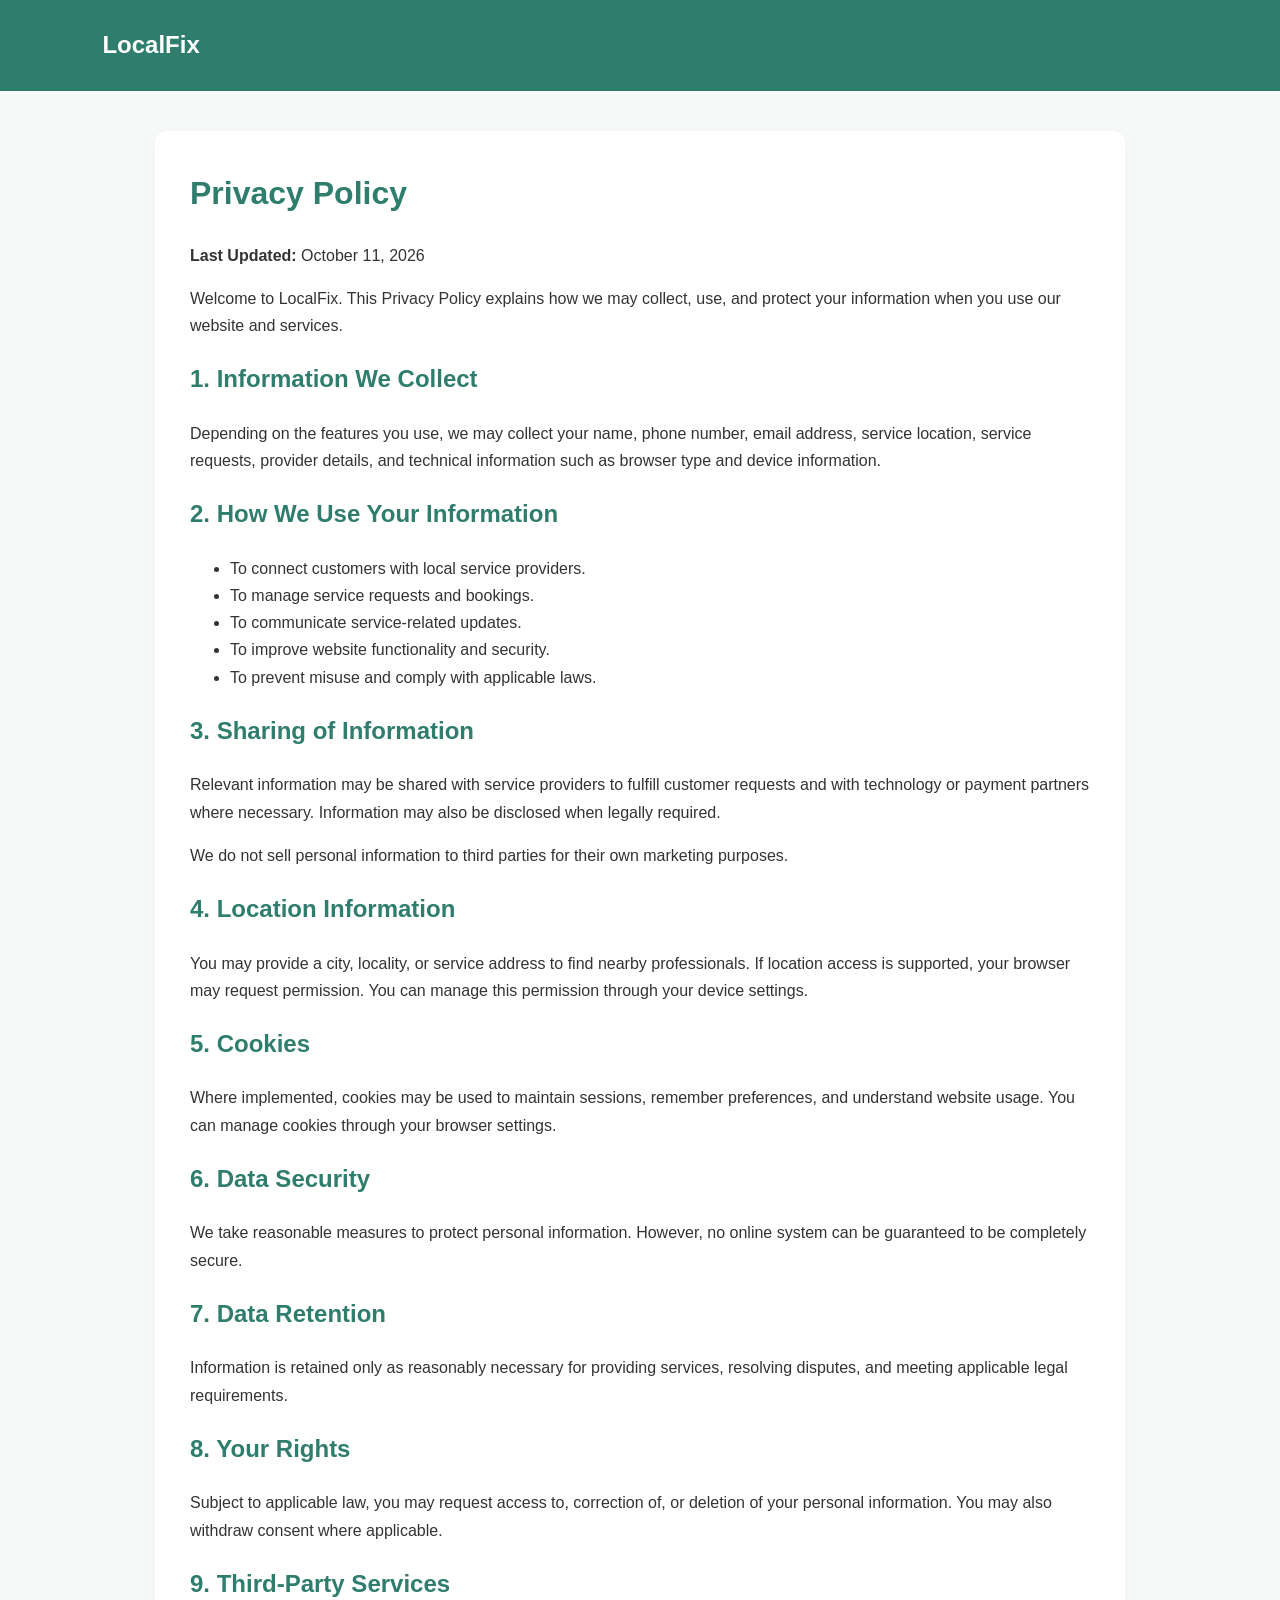
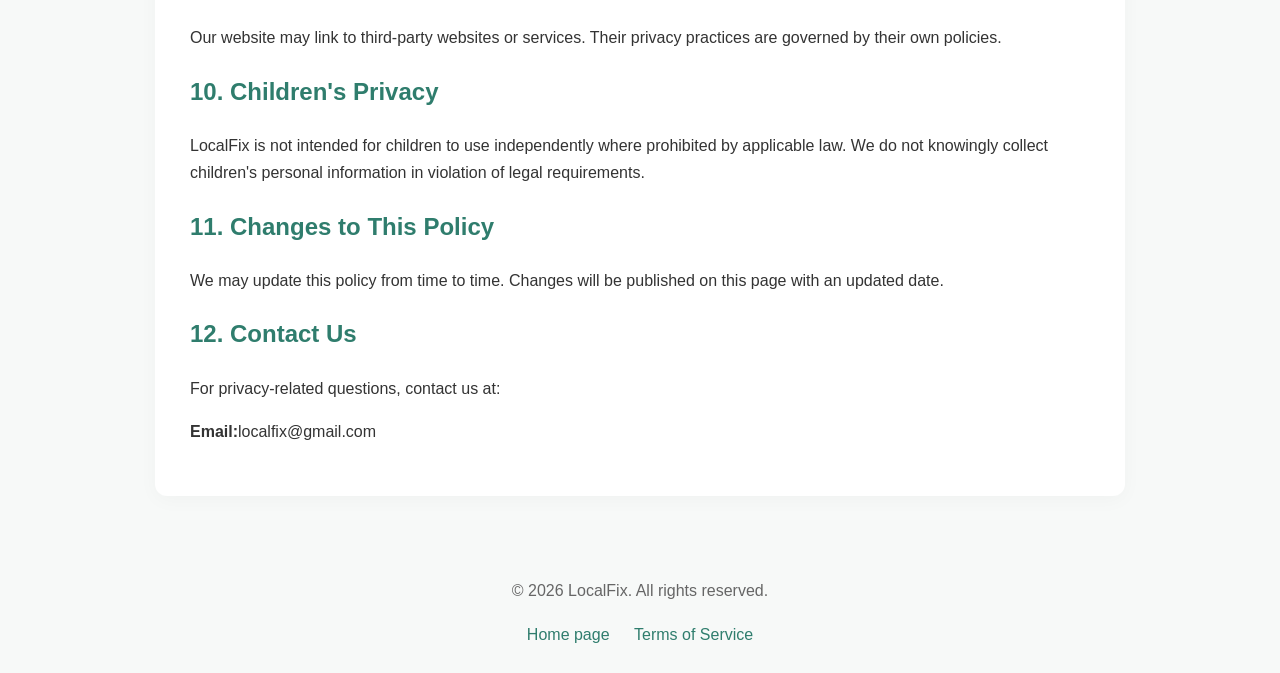
<file: privacy.html>
<!DOCTYPE html>
<html lang="en">
<head>
    <meta charset="UTF-8">
    <meta name="viewport" content="width=device-width, initial-scale=1.0">
    <title>Privacy Policy | LocalFix</title>
    <style>
        body {
            margin: 0;
            font-family: Arial, sans-serif;
            background: #f7f9f8;
            color: #333;
            line-height: 1.7;
        }
        header {
            background: #2f7d6d;
            color: white;
            padding: 25px 8%;
        }
        header a {
            color: white;
            text-decoration: none;
            font-size: 24px;
            font-weight: bold;
        }
        main {
            max-width: 900px;
            margin: 40px auto;
            padding: 35px;
            background: white;
            border-radius: 12px;
            box-shadow: 0 4px 20px #00000008;
        }
        h1, h2 { color: #2f7d6d; }
        h1 { margin-top: 0; }
        footer {
            text-align: center;
            padding: 25px;
            color: #666;
        }
        footer a {
            color: #2f7d6d;
            margin: 0 10px;
            text-decoration: none;
        }
        @media (max-width: 600px) {
            main { margin: 20px 12px; padding: 22px; }
        }
    </style>
</head>
<body>

<header>
    <a href="index.html">LocalFix</a>
</header>

<main>
    <h1>Privacy Policy</h1>
    <p><strong>Last Updated:</strong> October 11, 2026</p>

    <p>Welcome to LocalFix. This Privacy Policy explains how we may collect, use, and protect your information when you use our website and services.</p>

    <h2>1. Information We Collect</h2>
    <p>Depending on the features you use, we may collect your name, phone number, email address, service location, service requests, provider details, and technical information such as browser type and device information.</p>

    <h2>2. How We Use Your Information</h2>
    <ul>
        <li>To connect customers with local service providers.</li>
        <li>To manage service requests and bookings.</li>
        <li>To communicate service-related updates.</li>
        <li>To improve website functionality and security.</li>
        <li>To prevent misuse and comply with applicable laws.</li>
    </ul>

    <h2>3. Sharing of Information</h2>
    <p>Relevant information may be shared with service providers to fulfill customer requests and with technology or payment partners where necessary. Information may also be disclosed when legally required.</p>
    <p>We do not sell personal information to third parties for their own marketing purposes.</p>

    <h2>4. Location Information</h2>
    <p>You may provide a city, locality, or service address to find nearby professionals. If location access is supported, your browser may request permission. You can manage this permission through your device settings.</p>

    <h2>5. Cookies</h2>
    <p>Where implemented, cookies may be used to maintain sessions, remember preferences, and understand website usage. You can manage cookies through your browser settings.</p>

    <h2>6. Data Security</h2>
    <p>We take reasonable measures to protect personal information. However, no online system can be guaranteed to be completely secure.</p>

    <h2>7. Data Retention</h2>
    <p>Information is retained only as reasonably necessary for providing services, resolving disputes, and meeting applicable legal requirements.</p>

    <h2>8. Your Rights</h2>
    <p>Subject to applicable law, you may request access to, correction of, or deletion of your personal information. You may also withdraw consent where applicable.</p>

    <h2>9. Third-Party Services</h2>
    <p>Our website may link to third-party websites or services. Their privacy practices are governed by their own policies.</p>

    <h2>10. Children's Privacy</h2>
    <p>LocalFix is not intended for children to use independently where prohibited by applicable law. We do not knowingly collect children's personal information in violation of legal requirements.</p>

    <h2>11. Changes to This Policy</h2>
    <p>We may update this policy from time to time. Changes will be published on this page with an updated date.</p>

    <h2>12. Contact Us</h2>
    <p>For privacy-related questions, contact us at:</p>
    <p><strong>Email:</strong>localfix@gmail.com</p>
</main>

<footer>
    <p>&copy; 2026 LocalFix. All rights reserved.</p>
    <a href="index.html">Home page</a>
    <a href="terms.html">Terms of Service</a>
</footer>

</body>
</html>
</file>
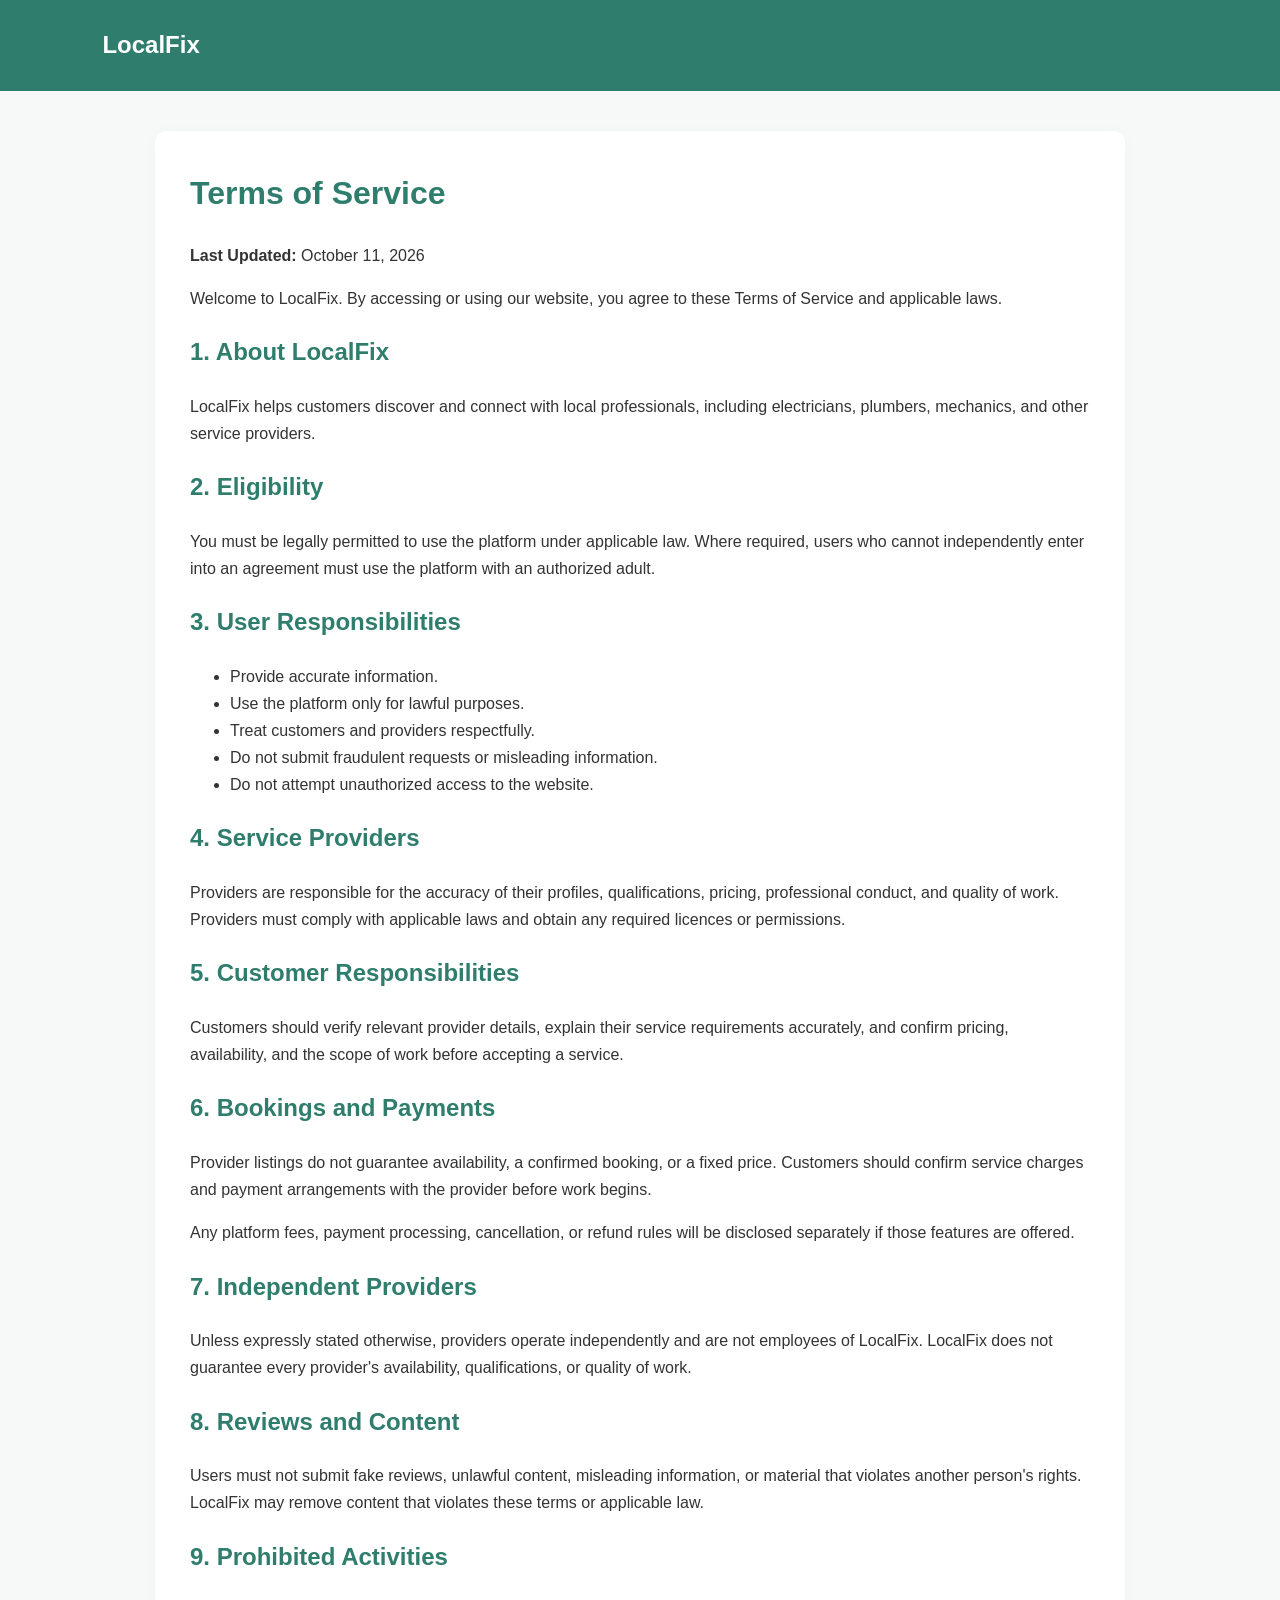
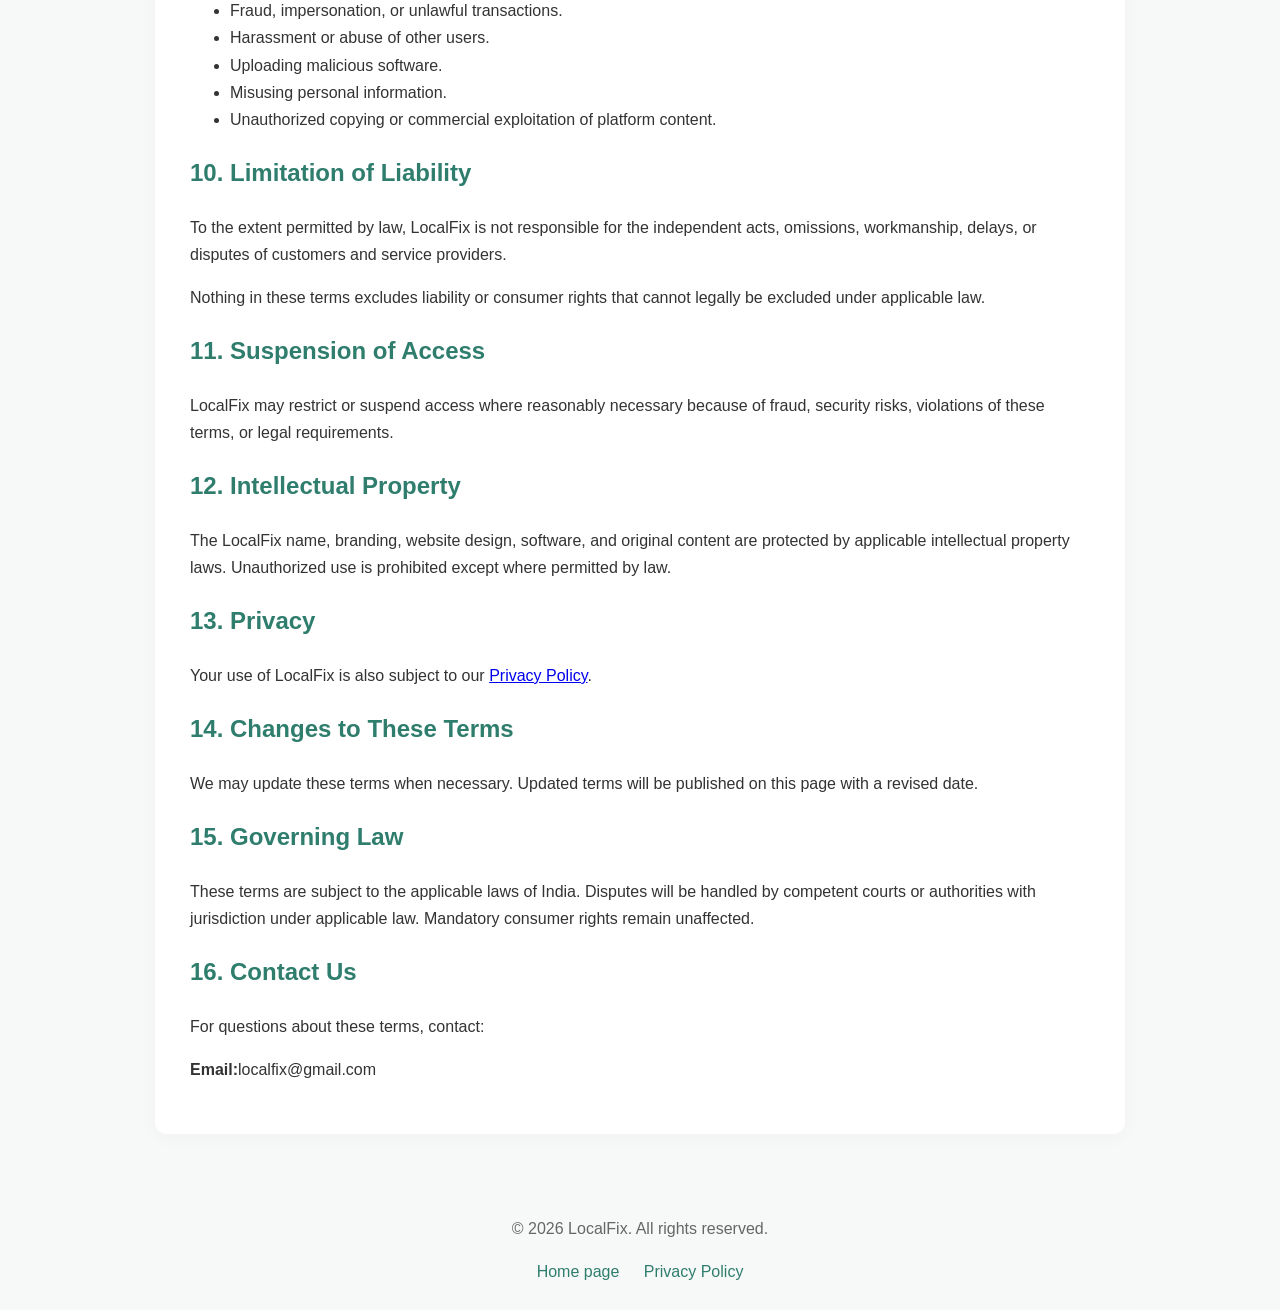
<file: terms.html>
<!DOCTYPE html>
<html lang="en">
<head>
    <meta charset="UTF-8">
    <meta name="viewport" content="width=device-width, initial-scale=1.0">
    <title>Terms of Service | LocalFix</title>
    <style>
        body {
            margin: 0;
            font-family: Arial, sans-serif;
            background: #f7f9f8;
            color: #333;
            line-height: 1.7;
        }
        header {
            background: #2f7d6d;
            color: white;
            padding: 25px 8%;
        }
        header a {
            color: white;
            text-decoration: none;
            font-size: 24px;
            font-weight: bold;
        }
        main {
            max-width: 900px;
            margin: 40px auto;
            padding: 35px;
            background: white;
            border-radius: 12px;
            box-shadow: 0 4px 20px #00000008;
        }
        h1, h2 { color: #2f7d6d; }
        h1 { margin-top: 0; }
        footer {
            text-align: center;
            padding: 25px;
            color: #666;
        }
        footer a {
            color: #2f7d6d;
            margin: 0 10px;
            text-decoration: none;
        }
        @media (max-width: 600px) {
            main { margin: 20px 12px; padding: 22px; }
        }
    </style>
</head>
<body>

<header>
    <a href="index.html">LocalFix</a>
</header>

<main>
    <h1>Terms of Service</h1>
    <p><strong>Last Updated:</strong> October 11, 2026</p>

    <p>Welcome to LocalFix. By accessing or using our website, you agree to these Terms of Service and applicable laws.</p>

    <h2>1. About LocalFix</h2>
    <p>LocalFix helps customers discover and connect with local professionals, including electricians, plumbers, mechanics, and other service providers.</p>

    <h2>2. Eligibility</h2>
    <p>You must be legally permitted to use the platform under applicable law. Where required, users who cannot independently enter into an agreement must use the platform with an authorized adult.</p>

    <h2>3. User Responsibilities</h2>
    <ul>
        <li>Provide accurate information.</li>
        <li>Use the platform only for lawful purposes.</li>
        <li>Treat customers and providers respectfully.</li>
        <li>Do not submit fraudulent requests or misleading information.</li>
        <li>Do not attempt unauthorized access to the website.</li>
    </ul>

    <h2>4. Service Providers</h2>
    <p>Providers are responsible for the accuracy of their profiles, qualifications, pricing, professional conduct, and quality of work. Providers must comply with applicable laws and obtain any required licences or permissions.</p>

    <h2>5. Customer Responsibilities</h2>
    <p>Customers should verify relevant provider details, explain their service requirements accurately, and confirm pricing, availability, and the scope of work before accepting a service.</p>

    <h2>6. Bookings and Payments</h2>
    <p>Provider listings do not guarantee availability, a confirmed booking, or a fixed price. Customers should confirm service charges and payment arrangements with the provider before work begins.</p>
    <p>Any platform fees, payment processing, cancellation, or refund rules will be disclosed separately if those features are offered.</p>

    <h2>7. Independent Providers</h2>
    <p>Unless expressly stated otherwise, providers operate independently and are not employees of LocalFix. LocalFix does not guarantee every provider's availability, qualifications, or quality of work.</p>

    <h2>8. Reviews and Content</h2>
    <p>Users must not submit fake reviews, unlawful content, misleading information, or material that violates another person's rights. LocalFix may remove content that violates these terms or applicable law.</p>

    <h2>9. Prohibited Activities</h2>
    <ul>
        <li>Fraud, impersonation, or unlawful transactions.</li>
        <li>Harassment or abuse of other users.</li>
        <li>Uploading malicious software.</li>
        <li>Misusing personal information.</li>
        <li>Unauthorized copying or commercial exploitation of platform content.</li>
    </ul>

    <h2>10. Limitation of Liability</h2>
    <p>To the extent permitted by law, LocalFix is not responsible for the independent acts, omissions, workmanship, delays, or disputes of customers and service providers.</p>
    <p>Nothing in these terms excludes liability or consumer rights that cannot legally be excluded under applicable law.</p>

    <h2>11. Suspension of Access</h2>
    <p>LocalFix may restrict or suspend access where reasonably necessary because of fraud, security risks, violations of these terms, or legal requirements.</p>

    <h2>12. Intellectual Property</h2>
    <p>The LocalFix name, branding, website design, software, and original content are protected by applicable intellectual property laws. Unauthorized use is prohibited except where permitted by law.</p>

    <h2>13. Privacy</h2>
    <p>Your use of LocalFix is also subject to our <a href="privacy.html">Privacy Policy</a>.</p>

    <h2>14. Changes to These Terms</h2>
    <p>We may update these terms when necessary. Updated terms will be published on this page with a revised date.</p>

    <h2>15. Governing Law</h2>
    <p>These terms are subject to the applicable laws of India. Disputes will be handled by competent courts or authorities with jurisdiction under applicable law. Mandatory consumer rights remain unaffected.</p>

    <h2>16. Contact Us</h2>
    <p>For questions about these terms, contact:</p>
    <p><strong>Email:</strong>localfix@gmail.com</p>
</main>

<footer>
    <p>&copy; 2026 LocalFix. All rights reserved.</p>
    <a href="index.html">Home page</a>
    <a href="privacy.html">Privacy Policy</a>
</footer>

</body>
</html>
</file>
